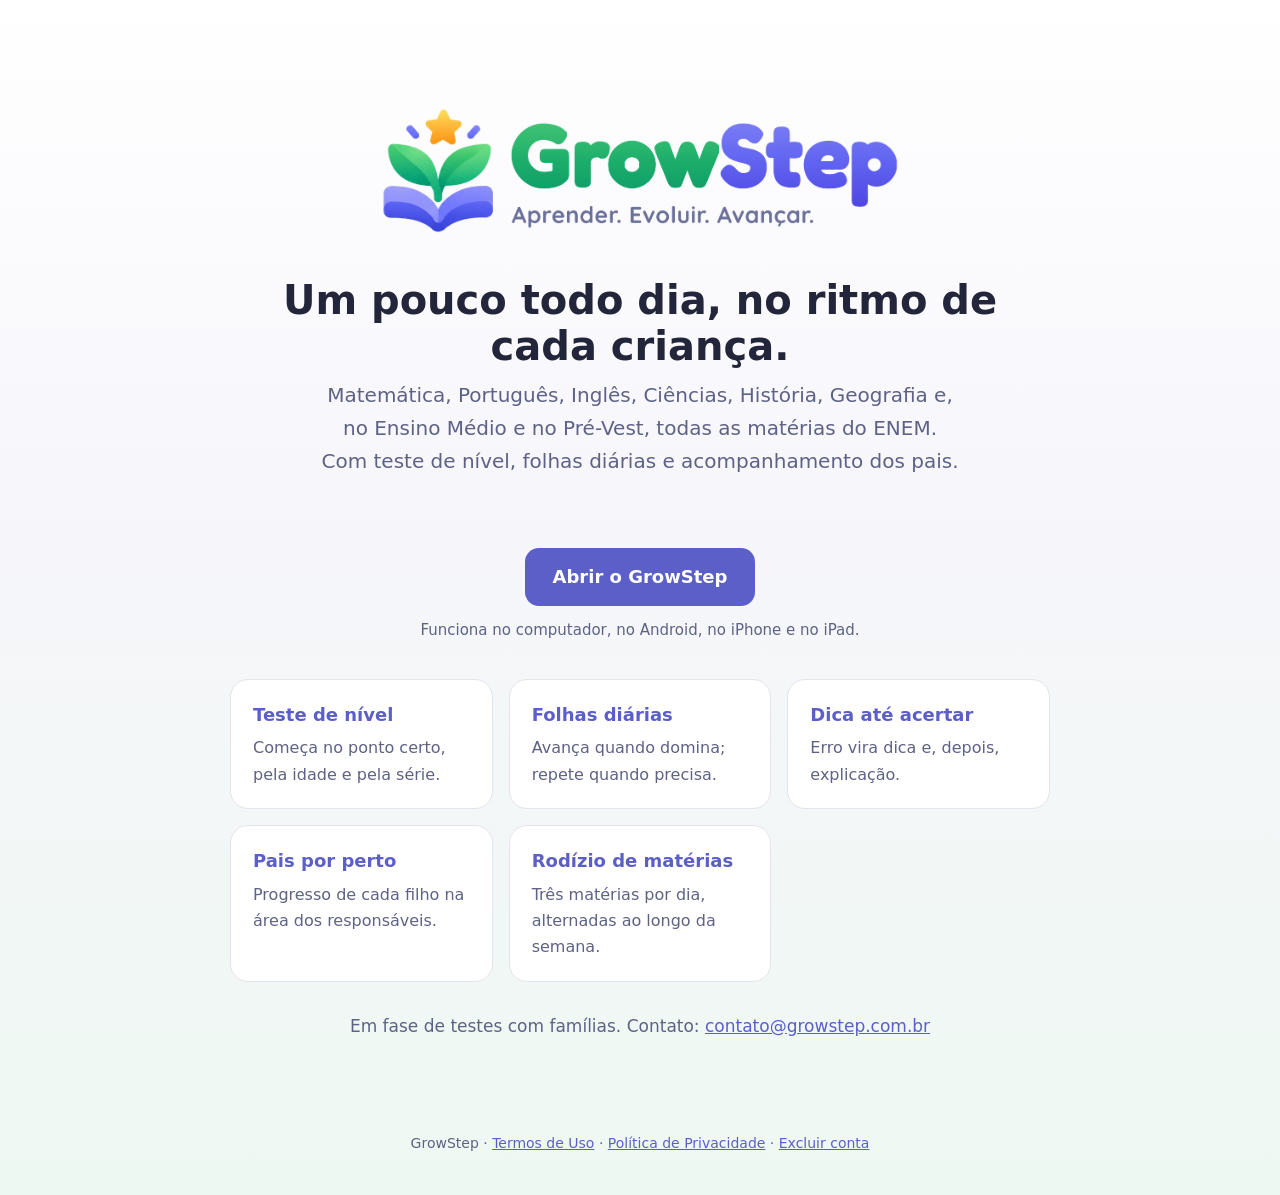
<file: index.html>
<!doctype html>
<html lang="pt-BR">
<head>
<meta charset="utf-8">
<meta name="viewport" content="width=device-width, initial-scale=1">
<title>GrowStep · Aprender. Evoluir. Avançar.</title>
<meta name="description" content="Estudo diário no ritmo de cada criança: Matemática, Português, Inglês, Ciências, História, Geografia e mais, dos 6 anos ao Pré-Vest.">
<link rel="icon" href="assets/growstep-simbolo.png">
<!-- Se alguém adicionar ESTA página à tela de início do iPhone/iPad, o ícone e
     o nome são os do app, e abrir pelo ícone leva direto para o app. -->
<link rel="apple-touch-icon" href="app/icons/apple-touch-icon.png">
<meta name="apple-mobile-web-app-title" content="GrowStep">
<meta name="apple-mobile-web-app-capable" content="yes">
<meta name="mobile-web-app-capable" content="yes">
<meta name="theme-color" content="#5B5FC7">
<script>
  if (window.navigator.standalone === true || matchMedia('(display-mode: standalone)').matches) location.replace('app/');
</script>
<link rel="stylesheet" href="estilo.css">
<style>
  .hero { text-align: center; padding: 70px 20px 40px; }
  .hero img { width: min(520px, 90%); }
  .hero h1 { font-size: 40px; margin: 34px 0 10px; }
  .hero p { color: var(--soft); font-size: 20px; max-width: 640px; margin: 0 auto; }
  .cards { display: grid; grid-template-columns: repeat(auto-fit, minmax(220px, 1fr)); gap: 16px; margin: 36px 0 10px; }
  .card { background: #fff; border: 1px solid var(--line); border-radius: 18px; padding: 20px 22px; }
  .card h3 { margin: 0 0 6px; color: var(--purple); }
  .card p { margin: 0; color: var(--soft); font-size: 16px; }
  .cta { text-align: center; margin: 30px 0 6px; }
  .cta a.btn { display: inline-block; background: var(--purple); color: #fff; text-decoration: none; font-weight: 800;
               font-size: 18px; padding: 14px 28px; border-radius: 14px; }
  .cta p { color: var(--soft); font-size: 15px; margin: 12px auto 0; max-width: 560px; }
  .hidden { display: none !important; }
  .modal { position: fixed; inset: 0; background: rgba(35, 37, 58, .45); display: flex; align-items: flex-end; justify-content: center; z-index: 10; }
  .sheet { background: #fff; border-radius: 22px 22px 0 0; padding: 24px 22px 28px; width: min(560px, 100%); box-sizing: border-box; }
  .sheet h2 { margin: 0 0 6px; color: var(--purple); }
  .sheet ol { padding-left: 22px; }
  .sheet li { margin: 10px 0; }
  .muted { color: var(--soft); font-size: 15px; }
  .close { font: inherit; font-weight: 700; width: 100%; padding: 12px; border-radius: 12px; border: 1px solid var(--line); background: #fff; margin-top: 8px; }
</style>
</head>
<body>
<main><div class="wrap">
  <section class="hero">
    <img src="assets/growstep-logo.png" alt="GrowStep: Aprender. Evoluir. Avançar.">
    <h1>Um pouco todo dia, no ritmo de cada criança.</h1>
    <p>Matemática, Português, Inglês, Ciências, História, Geografia e, no Ensino Médio e no Pré-Vest, todas as matérias do ENEM. Com teste de nível, folhas diárias e acompanhamento dos pais.</p>
  </section>
  <div class="cta">
    <a class="btn" id="open" href="app/">Abrir o GrowStep</a>
    <p id="openHint">Funciona no computador, no Android, no iPhone e no iPad.</p>
    <p id="otherWays" class="hidden"><a href="app/">Usar no navegador, sem instalar</a></p>
  </div>

  <!-- Passo a passo do Android (aparece depois de tocar em baixar). -->
  <div id="androidSteps" class="modal hidden" role="dialog" aria-modal="true" aria-labelledby="androidTitle">
    <div class="sheet">
      <h2 id="androidTitle">Instalando no Android</h2>
      <p id="androidFile" class="muted"></p>
      <ol>
        <li>Quando o download terminar, toque em <strong>Abrir</strong> (ou abra o arquivo nas notificações).</li>
        <li>Se o Android pedir, permita <strong>"Instalar apps desta fonte"</strong> para o navegador e volte.</li>
        <li>Toque em <strong>Instalar</strong>. Pronto: o GrowStep aparece junto com os outros apps.</li>
      </ol>
      <p class="muted">O Chrome pode avisar que o arquivo "pode ser perigoso": é o aviso padrão para apps baixados fora da Play Store. O app é assinado pela GrowStep.</p>
      <p><a id="androidAgain" href="#">Baixar de novo</a><span id="androidOldWrap" class="hidden"> · <a id="androidOld" href="#">Aparelho mais antigo? Use esta versão</a></span> · <a href="app/">Usar no navegador</a></p>
      <button class="close" data-close>Fechar</button>
    </div>
  </div>
  <div class="cards">
    <div class="card"><h3>Teste de nível</h3><p>Começa no ponto certo, pela idade e pela série.</p></div>
    <div class="card"><h3>Folhas diárias</h3><p>Avança quando domina; repete quando precisa.</p></div>
    <div class="card"><h3>Dica até acertar</h3><p>Erro vira dica e, depois, explicação.</p></div>
    <div class="card"><h3>Pais por perto</h3><p>Progresso de cada filho na área dos responsáveis.</p></div>
    <div class="card"><h3>Rodízio de matérias</h3><p>Três matérias por dia, alternadas ao longo da semana.</p></div>
  </div>
  <p style="text-align:center;color:var(--soft);margin-top:30px">Em fase de testes com famílias. Contato: <a href="mailto:contato@growstep.com.br">contato@growstep.com.br</a></p>
</div></main>
<footer>GrowStep · <a href="termos/">Termos de Uso</a> · <a href="privacidade/">Política de Privacidade</a> · <a href="excluir-conta/">Excluir conta</a></footer>
<script>
// Reconhece o aparelho e adapta o botão: Android baixa o APK; iPhone/iPad
// abre o app com o passo a passo de "Adicionar à Tela de Início".
(() => {
  const ua = navigator.userAgent;
  const isIOS = /iPhone|iPad|iPod/.test(ua) || (/Macintosh/.test(ua) && navigator.maxTouchPoints > 1); // iPadOS se apresenta como Mac
  const isAndroid = /Android/.test(ua);
  const $ = (id) => document.getElementById(id);
  const open = $('open');

  if (isIOS) {
    const device = /iPad/.test(ua) || /Macintosh/.test(ua) ? 'iPad' : 'iPhone';
    open.textContent = `Instalar no ${device}`;
    open.href = 'app/?instalar=ios';
    $('openHint').textContent = `Abre o app e mostra como colocar o ícone na tela de início do ${device}.`;
    return;
  }
  if (!isAndroid) return; // computador: abre o app no navegador

  const api = 'https://phpqhsfjvaupvsmhskoe.supabase.co';
  const key = 'sb_publishable_vGdDKP4_6xcySNyPMNlB1A_Zggg_YUq'; // chave pública; só leitura das versões
  const fileUrl = (path) => `${api}/storage/v1/object/public/releases/${path}`;
  let latest = null, older = null;

  open.textContent = 'Baixar o app para Android';
  $('openHint').textContent = 'Baixa o GrowStep direto no seu aparelho.';
  $('otherWays').classList.remove('hidden');

  // Versão mais nova publicada no painel (a mesma que o app usa para se atualizar).
  const found = fetch(`${api}/rest/v1/app_releases?select=version_name,version_code,abi,apk_path,size_bytes&abi=in.(arm64-v8a,armeabi-v7a)&order=version_code.desc&limit=4`,
    { headers: { apikey: key } })
    .then((r) => (r.ok ? r.json() : []))
    .then((rows) => {
      const top = rows.length ? rows[0].version_code : null;
      latest = rows.find((r) => r.version_code === top && r.abi === 'arm64-v8a') || null;
      older = rows.find((r) => r.version_code === top && r.abi === 'armeabi-v7a') || null;
    })
    .catch(() => {});

  const download = (release) => {
    const a = document.createElement('a');
    a.href = fileUrl(release.apk_path);
    a.download = `GrowStep-${release.version_name}.apk`;
    document.body.appendChild(a); a.click(); a.remove();
  };

  open.addEventListener('click', async (e) => {
    e.preventDefault();
    await found;
    if (!latest) { location.href = 'app/'; return; } // nada publicado: usa no navegador
    download(latest);
    $('androidFile').textContent = `GrowStep ${latest.version_name} · ${Math.round(latest.size_bytes / 1048576)} MB`;
    $('androidOldWrap').classList.toggle('hidden', !older);
    $('androidSteps').classList.remove('hidden');
  });
  $('androidAgain').addEventListener('click', (e) => { e.preventDefault(); if (latest) download(latest); });
  $('androidOld').addEventListener('click', (e) => { e.preventDefault(); if (older) download(older); });
  document.querySelectorAll('[data-close]').forEach((b) => b.addEventListener('click', () => $('androidSteps').classList.add('hidden')));
})();
</script>
</body>
</html>
</file>
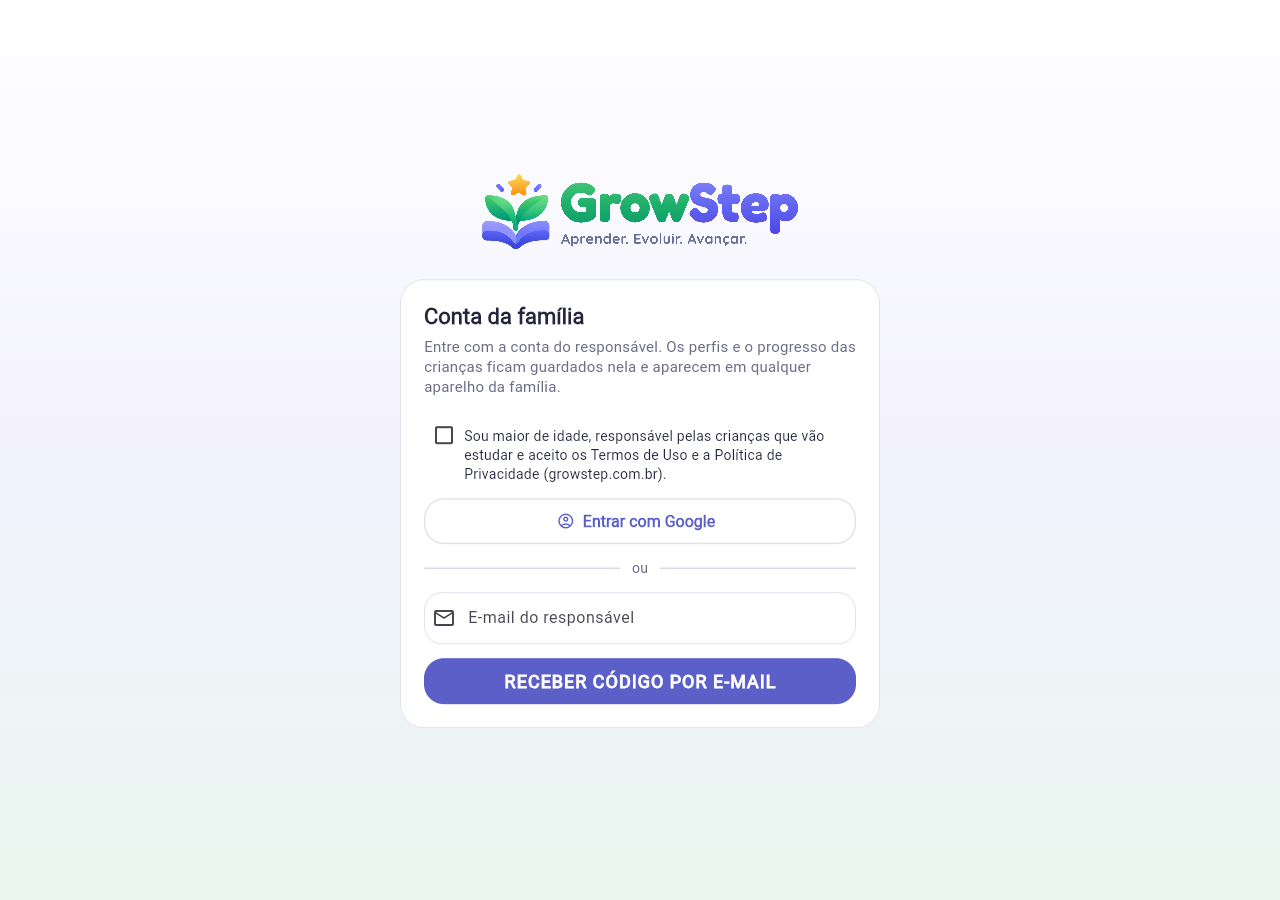
<file: app/index.html>
<!DOCTYPE html>
<html lang="pt-BR">
<head>
  <!-- Caminho onde o app é servido (trocado por flutter build web --base-href). -->
  <base href="/app/">

  <meta charset="UTF-8">
  <meta name="viewport" content="width=device-width, initial-scale=1, viewport-fit=cover">
  <meta name="description" content="GrowStep: Aprender. Evoluir. Avançar. Estudo diário com acompanhamento dos pais.">
  <meta name="theme-color" content="#5B5FC7">

  <!-- iPhone e iPad: "Adicionar à Tela de Início" abre como app, sem a barra do Safari. -->
  <meta name="mobile-web-app-capable" content="yes">
  <meta name="apple-mobile-web-app-capable" content="yes">
  <meta name="apple-mobile-web-app-status-bar-style" content="default">
  <meta name="apple-mobile-web-app-title" content="GrowStep">
  <link rel="apple-touch-icon" href="icons/apple-touch-icon.png">

  <link rel="icon" type="image/png" href="favicon.png">
  <title>GrowStep</title>
  <link rel="manifest" href="manifest.json">

  <style>
    html, body { margin: 0; height: 100%; background: #F6F5F1; }
    /* Tela de abertura enquanto o app carrega (o Flutter substitui ao iniciar). */
    #splash { position: fixed; inset: 0; display: flex; flex-direction: column; align-items: center; justify-content: center;
              font-family: -apple-system, "Segoe UI", Roboto, sans-serif; color: #6B6E85; gap: 18px; }
    #splash img { width: 120px; height: 120px; border-radius: 28px; }
    #splash .bar { width: 160px; height: 6px; border-radius: 3px; background: #E4E3EC; overflow: hidden; }
    #splash .bar::after { content: ""; display: block; width: 40%; height: 100%; background: #5B5FC7; border-radius: 3px;
                          animation: load 1.2s ease-in-out infinite; }
    @keyframes load { 0% { transform: translateX(-100%); } 100% { transform: translateX(260%); } }
  </style>
</head>
<body class="allow-portrait">
  <div id="splash">
    <img src="icons/Icon-192.png" alt="GrowStep">
    <div class="bar"></div>
  </div>
  <!-- O GrowStep é usado na horizontal depois do login (antes, a classe "allow-portrait"
       no body deixa em pé para digitar). Onde o navegador não deixa travar
       (iPhone/iPad), aparece este aviso enquanto o aparelho estiver em pé. -->
  <div id="rotate" aria-live="polite">
    <svg viewBox="0 0 64 64" width="84" height="84" aria-hidden="true">
      <rect x="22" y="8" width="20" height="36" rx="4" fill="none" stroke="#5B5FC7" stroke-width="3"/>
      <rect x="14" y="36" width="36" height="20" rx="4" fill="#ECECFB" stroke="#5B5FC7" stroke-width="3"/>
      <path d="M46 14c6 3 9 8 9 14" fill="none" stroke="#3DBE7A" stroke-width="3" stroke-linecap="round"/>
      <path d="M51 26l4 3 3-5" fill="none" stroke="#3DBE7A" stroke-width="3" stroke-linecap="round" stroke-linejoin="round"/>
    </svg>
    <strong>Gire o aparelho</strong>
    <span>O GrowStep funciona com a tela deitada.</span>
  </div>
  <style>
    #rotate { display: none; }
    @media (orientation: portrait) and (pointer: coarse) {
      body:not(.installing):not(.allow-portrait) #rotate { display: flex; position: fixed; inset: 0; z-index: 2147483646; background: #F6F5F1;
        flex-direction: column; align-items: center; justify-content: center; gap: 10px; text-align: center; padding: 24px;
        font-family: -apple-system, "Segoe UI", Roboto, sans-serif; color: #6B6E85; }
      #rotate strong { font-size: 22px; color: #23253A; }
      #rotate svg { animation: tilt 2.4s ease-in-out infinite; }
    }
    @keyframes tilt { 0%, 35% { transform: rotate(0); } 55%, 100% { transform: rotate(-90deg); } }
  </style>
  <script>
    // Android (app instalado pelo navegador): trava de verdade na horizontal quando o navegador permite.
    try { screen.orientation?.lock?.('landscape').catch(() => {}); } catch (_) {}
  </script>

  <!-- iPhone/iPad no Safari (fora do app instalado): como colocar o ícone na tela de início.
       O iOS não permite instalar automaticamente; este é o único caminho. -->
  <div id="iosInstall" role="dialog" aria-modal="true" aria-labelledby="iosTitle" hidden>
    <div class="sheet">
      <img src="icons/Icon-192.png" alt="" class="logo">
      <h2 id="iosTitle">Instale o GrowStep no seu <span data-device>iPhone</span></h2>
      <ol>
        <li>Toque em <strong>Compartilhar</strong>
          <svg viewBox="0 0 24 24" width="22" height="22" aria-label="ícone Compartilhar"><path fill="none" stroke="#1E7BF2" stroke-width="1.8" stroke-linecap="round" stroke-linejoin="round" d="M12 3v12M7.5 7.5 12 3l4.5 4.5M7 11H5.5A1.5 1.5 0 0 0 4 12.5v7A1.5 1.5 0 0 0 5.5 21h13a1.5 1.5 0 0 0 1.5-1.5v-7A1.5 1.5 0 0 0 18.5 11H17"/></svg>
          <span data-where>na barra de baixo do Safari</span>.</li>
        <li>Role e toque em <strong>Adicionar à Tela de Início</strong>
          <svg viewBox="0 0 24 24" width="22" height="22" aria-label="ícone Adicionar"><rect x="3.5" y="3.5" width="17" height="17" rx="4" fill="none" stroke="#23253A" stroke-width="1.8"/><path d="M12 8v8M8 12h8" stroke="#23253A" stroke-width="1.8" stroke-linecap="round"/></svg>.</li>
        <li>Toque em <strong>Adicionar</strong>. Depois, abra o GrowStep pelo ícone novo.</li>
      </ol>
      <p class="muted" data-other-browser hidden>Se não achar a opção, abra growstep.com.br no <strong>Safari</strong>.</p>
      <button id="iosLater">Agora não, usar no navegador</button>
    </div>
  </div>
  <style>
    #iosInstall { position: fixed; inset: 0; z-index: 2147483647; background: rgba(35, 37, 58, .5); display: flex; align-items: flex-end; justify-content: center;
                  font-family: -apple-system, "Segoe UI", Roboto, sans-serif; color: #23253A; }
    #iosInstall[hidden] { display: none; }
    #iosInstall .sheet { background: #fff; border-radius: 22px 22px 0 0; padding: 22px 22px calc(22px + env(safe-area-inset-bottom)); width: min(540px, 100%); box-sizing: border-box; }
    #iosInstall .logo { width: 56px; height: 56px; border-radius: 14px; display: block; }
    #iosInstall h2 { font-size: 21px; margin: 12px 0 6px; }
    #iosInstall ol { padding-left: 22px; font-size: 17px; line-height: 1.45; }
    #iosInstall li { margin: 10px 0; }
    #iosInstall svg { vertical-align: -5px; margin: 0 2px; }
    #iosInstall .muted { color: #6B6E85; font-size: 15px; }
    #iosInstall button { font: inherit; font-weight: 700; width: 100%; padding: 13px; border-radius: 12px; border: 1px solid #E4E3EC; background: #fff; color: #5B5FC7; margin-top: 6px; }
  </style>
  <script>
    (() => {
      const ua = navigator.userAgent;
      const isIOS = /iPhone|iPad|iPod/.test(ua) || (/Macintosh/.test(ua) && navigator.maxTouchPoints > 1);
      const installed = window.navigator.standalone === true || matchMedia('(display-mode: standalone)').matches;
      if (!isIOS || installed) return;
      let dismissed = false;
      try { dismissed = localStorage.getItem('gs-ios-install') === 'depois'; } catch (_) {}
      const asked = new URLSearchParams(location.search).has('instalar');
      if (dismissed && !asked) return;
      const box = document.getElementById('iosInstall');
      const iPad = /iPad/.test(ua) || /Macintosh/.test(ua);
      box.querySelector('[data-device]').textContent = iPad ? 'iPad' : 'iPhone';
      // No iPad o Compartilhar fica no alto; em outros navegadores, no menu.
      const otherBrowser = /CriOS|FxiOS|EdgiOS|OPiOS/.test(ua);
      box.querySelector('[data-where]').textContent = otherBrowser ? 'no menu do navegador' : iPad ? 'no alto da tela, ao lado do endereço' : 'na barra de baixo do Safari';
      box.querySelector('[data-other-browser]').hidden = !otherBrowser;
      box.hidden = false;
      // Instruções de instalação primeiro (no Safari é mais fácil com o aparelho em pé).
      document.body.classList.add('installing');
      document.getElementById('iosLater').onclick = () => {
        box.hidden = true;
        document.body.classList.remove('installing');
        try { localStorage.setItem('gs-ios-install', 'depois'); } catch (_) {}
      };
    })();
  </script>
  <script>
    // Tira a tela de abertura quando o app desenha o primeiro quadro.
    window.addEventListener('flutter-first-frame', () => document.getElementById('splash')?.remove());
    // Guarda o app no aparelho (abre sem internet). O sw.js é gerado por tools/build_pwa.mjs.
    if ('serviceWorker' in navigator) {
      // Versão nova publicada: o sw.js novo assume na hora. Se isso acontecer
      // logo na abertura, recarrega para já mostrar a versão nova; depois disso,
      // a atualização fica para a próxima abertura (nunca interrompe uma folha).
      const openedAt = Date.now();
      const hadController = !!navigator.serviceWorker.controller;
      let reloaded = false;
      navigator.serviceWorker.addEventListener('controllerchange', () => {
        if (hadController && !reloaded && Date.now() - openedAt < 15000) {
          reloaded = true;
          location.reload();
        }
      });
      window.addEventListener('load', () => navigator.serviceWorker.register('sw.js').catch(() => {}));
    }
  </script>
  <script src="flutter_bootstrap.js" async></script>
</body>
</html>
</file>
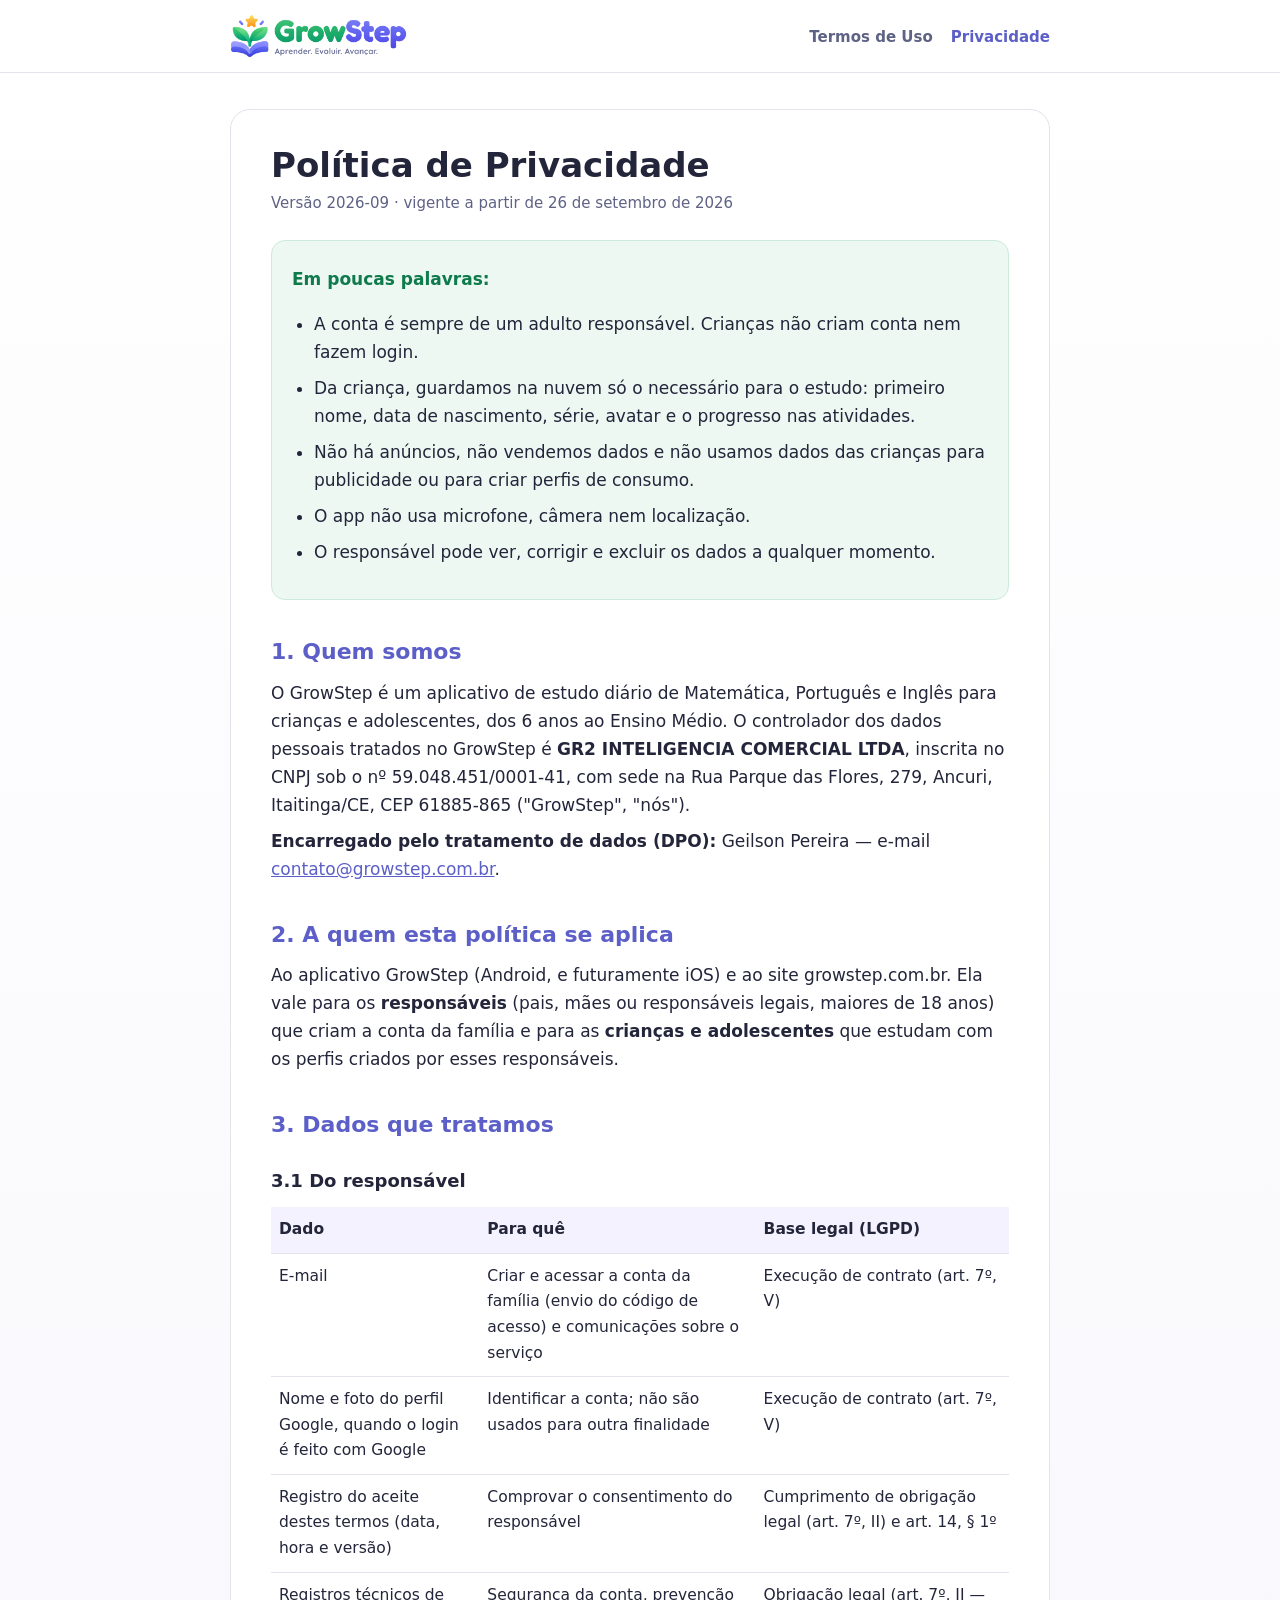
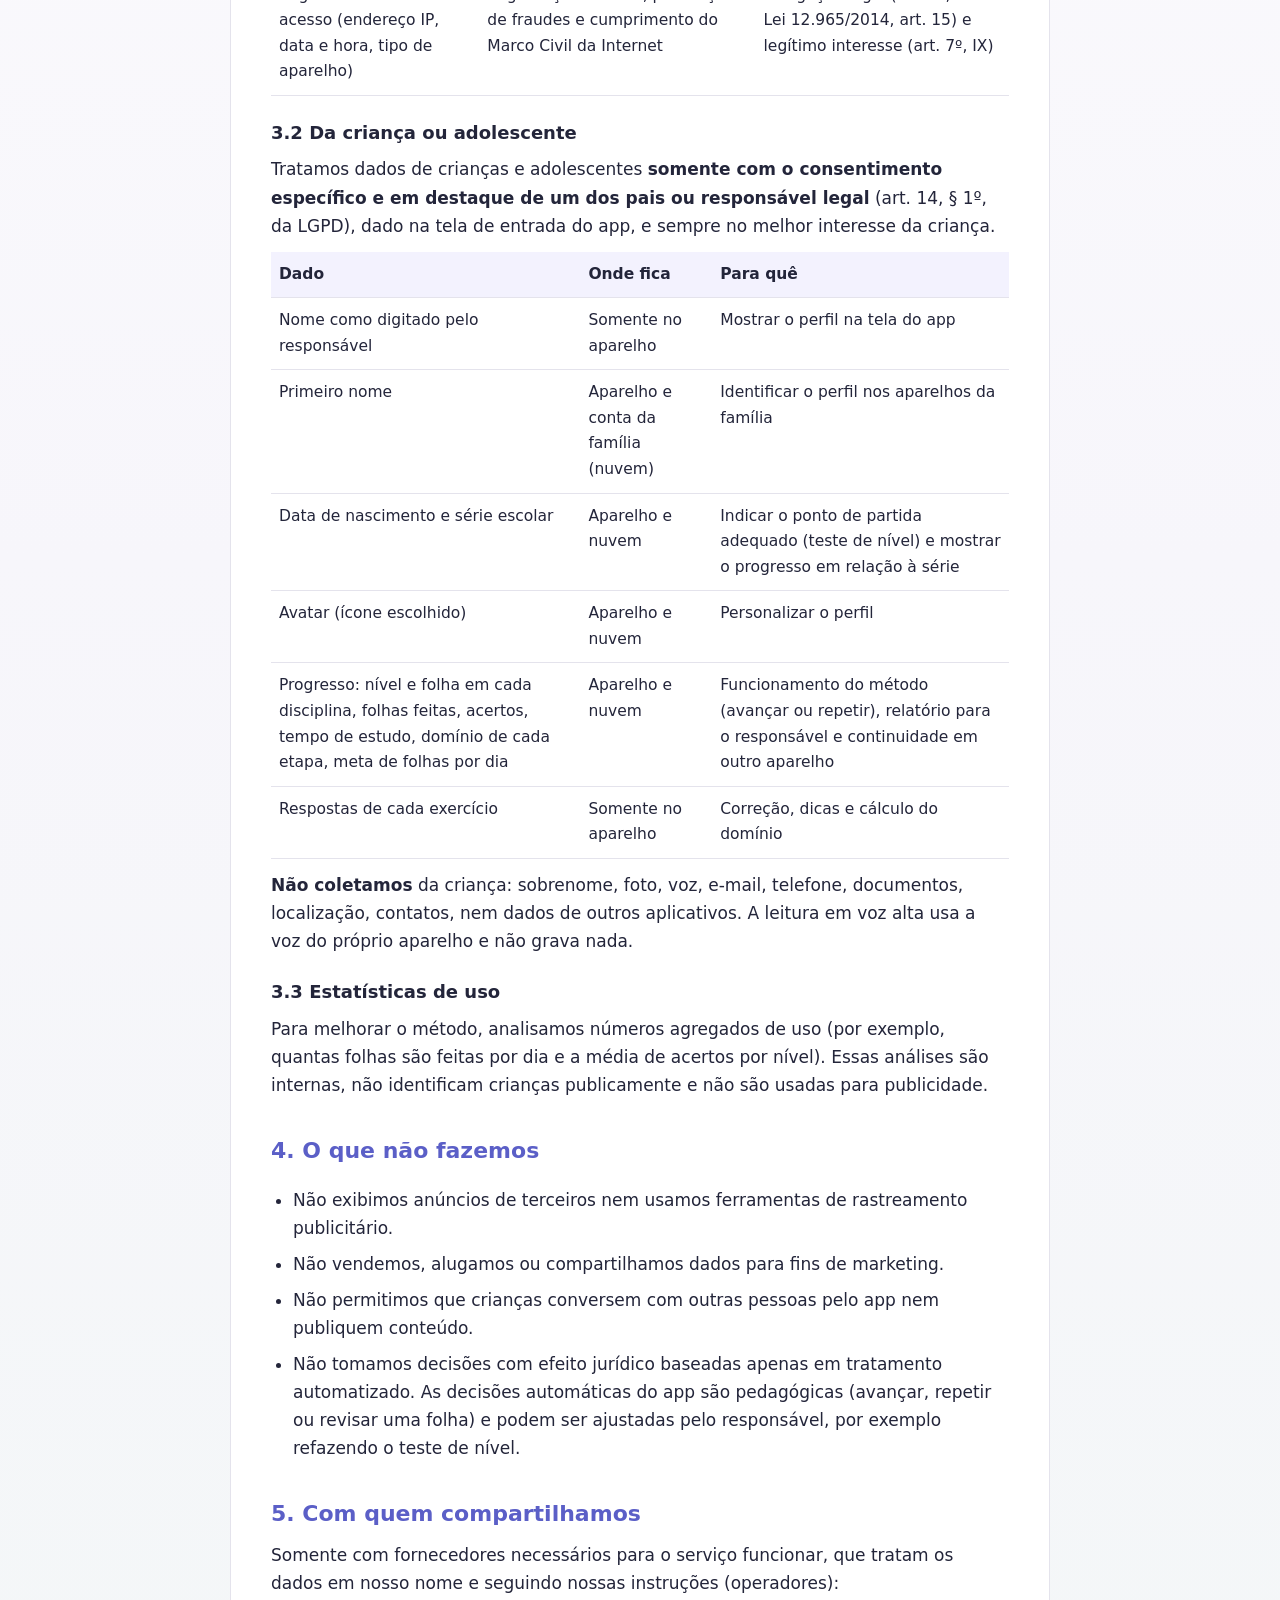
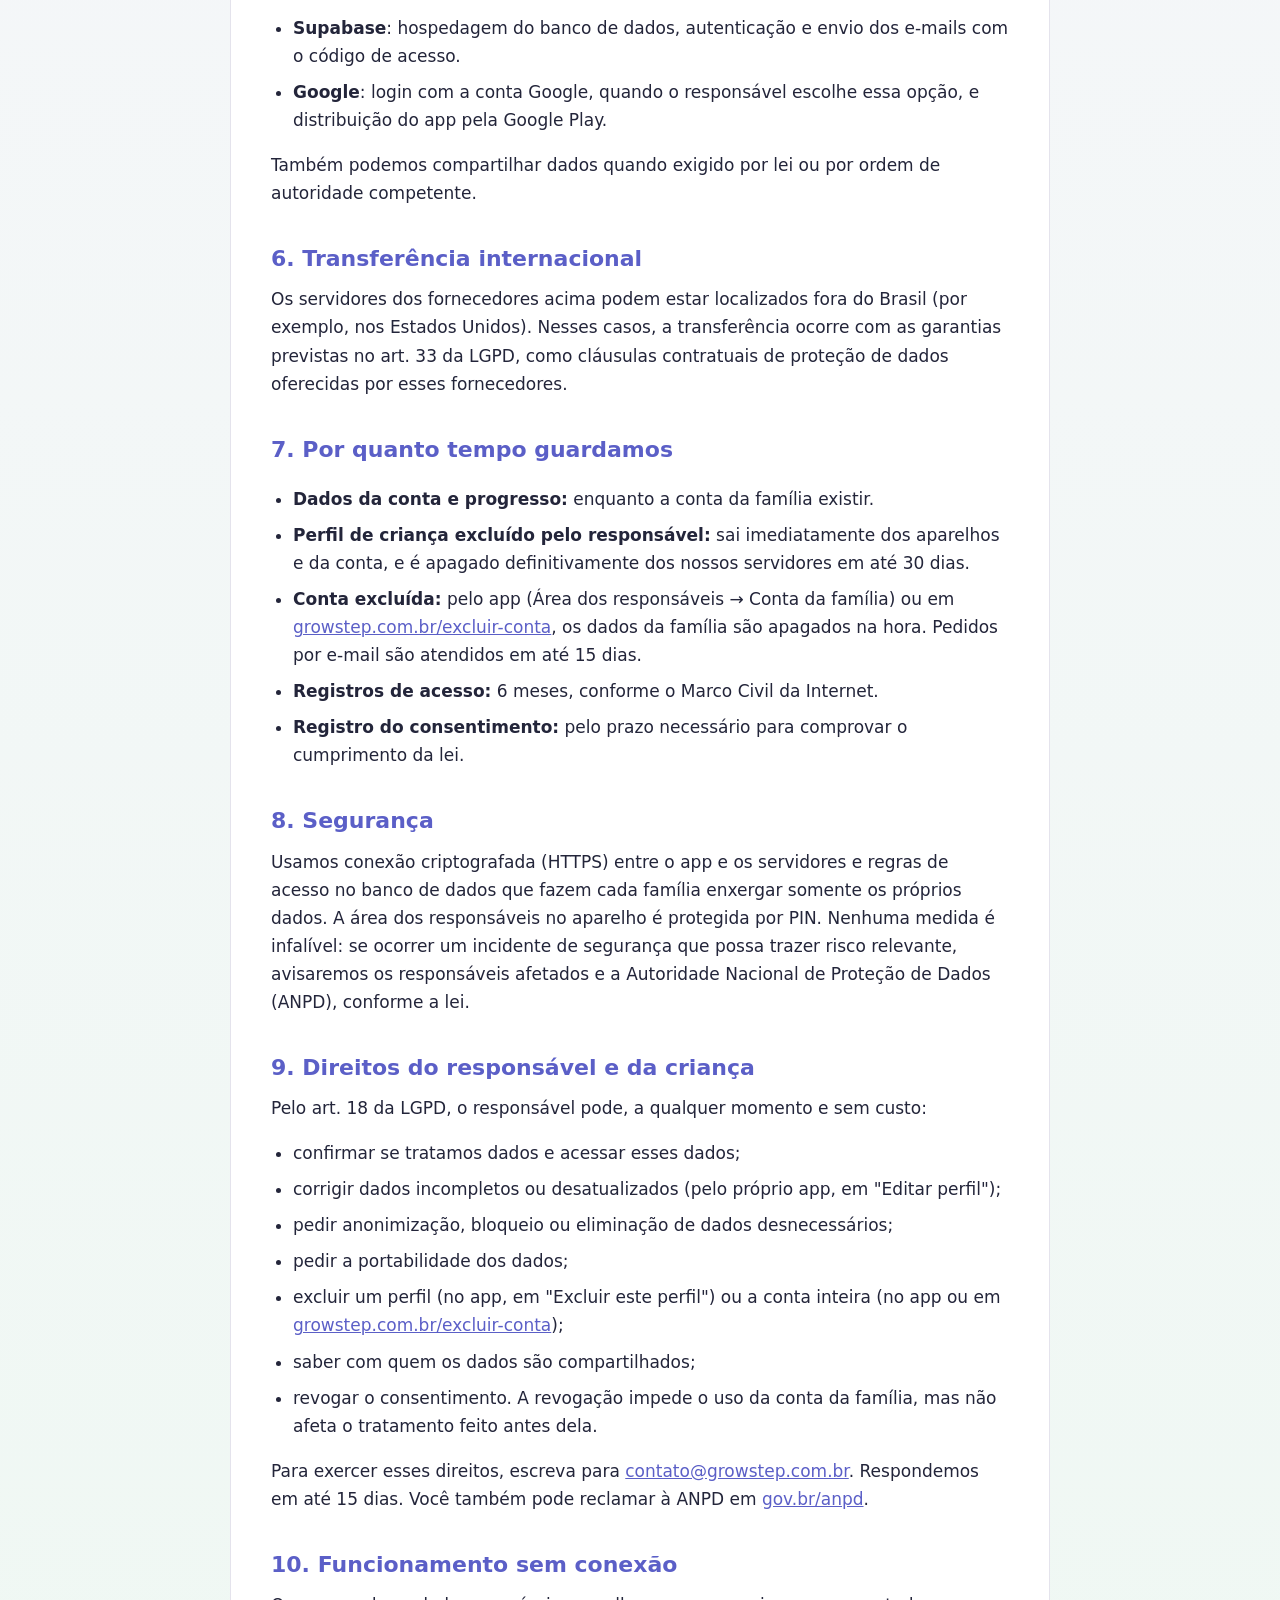
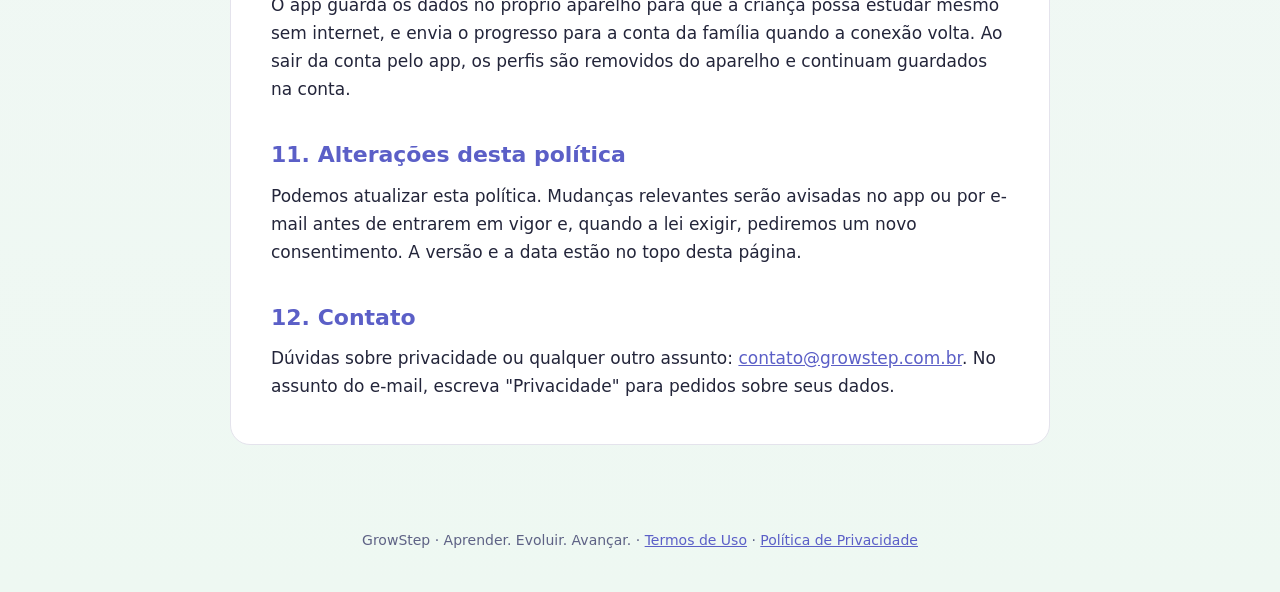
<file: privacidade/index.html>
<!doctype html>
<html lang="pt-BR">
<head>
<meta charset="utf-8">
<meta name="viewport" content="width=device-width, initial-scale=1">
<title>Política de Privacidade · GrowStep</title>
<meta name="description" content="Como o GrowStep trata os dados dos responsáveis e das crianças, conforme a LGPD.">
<link rel="icon" href="../assets/growstep-simbolo.png">
<link rel="stylesheet" href="../estilo.css">
</head>
<body>
<header><div class="wrap">
  <a href="../"><img src="../assets/growstep-logo.png" alt="GrowStep: Aprender. Evoluir. Avançar."></a>
  <nav><a href="../termos/">Termos de Uso</a><a href="../privacidade/" aria-current="page">Privacidade</a></nav>
</div></header>

<main><div class="wrap"><article>
<h1>Política de Privacidade</h1>
<p class="meta">Versão 2026-09 · vigente a partir de 26 de setembro de 2026</p>

<div class="resumo">
  <p><strong>Em poucas palavras:</strong></p>
  <ul>
    <li>A conta é sempre de um adulto responsável. Crianças não criam conta nem fazem login.</li>
    <li>Da criança, guardamos na nuvem só o necessário para o estudo: primeiro nome, data de nascimento, série, avatar e o progresso nas atividades.</li>
    <li>Não há anúncios, não vendemos dados e não usamos dados das crianças para publicidade ou para criar perfis de consumo.</li>
    <li>O app não usa microfone, câmera nem localização.</li>
    <li>O responsável pode ver, corrigir e excluir os dados a qualquer momento.</li>
  </ul>
</div>

<h2>1. Quem somos</h2>
<p>O GrowStep é um aplicativo de estudo diário de Matemática, Português e Inglês para crianças e adolescentes, dos 6 anos ao Ensino Médio. O controlador dos dados pessoais tratados no GrowStep é
<strong>GR2 INTELIGENCIA COMERCIAL LTDA</strong>, inscrita no CNPJ sob o nº 59.048.451/0001-41, com sede na Rua Parque das Flores, 279, Ancuri, Itaitinga/CE, CEP 61885-865 ("GrowStep", "nós").</p>
<p><strong>Encarregado pelo tratamento de dados (DPO):</strong> Geilson Pereira — e-mail <a href="mailto:contato@growstep.com.br">contato@growstep.com.br</a>.</p>

<h2>2. A quem esta política se aplica</h2>
<p>Ao aplicativo GrowStep (Android, e futuramente iOS) e ao site growstep.com.br. Ela vale para os <strong>responsáveis</strong> (pais, mães ou responsáveis legais, maiores de 18 anos) que criam a conta da família e para as <strong>crianças e adolescentes</strong> que estudam com os perfis criados por esses responsáveis.</p>

<h2>3. Dados que tratamos</h2>
<h3>3.1 Do responsável</h3>
<table>
  <thead><tr><th>Dado</th><th>Para quê</th><th>Base legal (LGPD)</th></tr></thead>
  <tbody>
    <tr><td>E-mail</td><td>Criar e acessar a conta da família (envio do código de acesso) e comunicações sobre o serviço</td><td>Execução de contrato (art. 7º, V)</td></tr>
    <tr><td>Nome e foto do perfil Google, quando o login é feito com Google</td><td>Identificar a conta; não são usados para outra finalidade</td><td>Execução de contrato (art. 7º, V)</td></tr>
    <tr><td>Registro do aceite destes termos (data, hora e versão)</td><td>Comprovar o consentimento do responsável</td><td>Cumprimento de obrigação legal (art. 7º, II) e art. 14, § 1º</td></tr>
    <tr><td>Registros técnicos de acesso (endereço IP, data e hora, tipo de aparelho)</td><td>Segurança da conta, prevenção de fraudes e cumprimento do Marco Civil da Internet</td><td>Obrigação legal (art. 7º, II — Lei 12.965/2014, art. 15) e legítimo interesse (art. 7º, IX)</td></tr>
  </tbody>
</table>

<h3>3.2 Da criança ou adolescente</h3>
<p>Tratamos dados de crianças e adolescentes <strong>somente com o consentimento específico e em destaque de um dos pais ou responsável legal</strong> (art. 14, § 1º, da LGPD), dado na tela de entrada do app, e sempre no melhor interesse da criança.</p>
<table>
  <thead><tr><th>Dado</th><th>Onde fica</th><th>Para quê</th></tr></thead>
  <tbody>
    <tr><td>Nome como digitado pelo responsável</td><td>Somente no aparelho</td><td>Mostrar o perfil na tela do app</td></tr>
    <tr><td>Primeiro nome</td><td>Aparelho e conta da família (nuvem)</td><td>Identificar o perfil nos aparelhos da família</td></tr>
    <tr><td>Data de nascimento e série escolar</td><td>Aparelho e nuvem</td><td>Indicar o ponto de partida adequado (teste de nível) e mostrar o progresso em relação à série</td></tr>
    <tr><td>Avatar (ícone escolhido)</td><td>Aparelho e nuvem</td><td>Personalizar o perfil</td></tr>
    <tr><td>Progresso: nível e folha em cada disciplina, folhas feitas, acertos, tempo de estudo, domínio de cada etapa, meta de folhas por dia</td><td>Aparelho e nuvem</td><td>Funcionamento do método (avançar ou repetir), relatório para o responsável e continuidade em outro aparelho</td></tr>
    <tr><td>Respostas de cada exercício</td><td>Somente no aparelho</td><td>Correção, dicas e cálculo do domínio</td></tr>
  </tbody>
</table>
<p><strong>Não coletamos</strong> da criança: sobrenome, foto, voz, e-mail, telefone, documentos, localização, contatos, nem dados de outros aplicativos. A leitura em voz alta usa a voz do próprio aparelho e não grava nada.</p>

<h3>3.3 Estatísticas de uso</h3>
<p>Para melhorar o método, analisamos números agregados de uso (por exemplo, quantas folhas são feitas por dia e a média de acertos por nível). Essas análises são internas, não identificam crianças publicamente e não são usadas para publicidade.</p>

<h2>4. O que não fazemos</h2>
<ul>
  <li>Não exibimos anúncios de terceiros nem usamos ferramentas de rastreamento publicitário.</li>
  <li>Não vendemos, alugamos ou compartilhamos dados para fins de marketing.</li>
  <li>Não permitimos que crianças conversem com outras pessoas pelo app nem publiquem conteúdo.</li>
  <li>Não tomamos decisões com efeito jurídico baseadas apenas em tratamento automatizado. As decisões automáticas do app são pedagógicas (avançar, repetir ou revisar uma folha) e podem ser ajustadas pelo responsável, por exemplo refazendo o teste de nível.</li>
</ul>

<h2>5. Com quem compartilhamos</h2>
<p>Somente com fornecedores necessários para o serviço funcionar, que tratam os dados em nosso nome e seguindo nossas instruções (operadores):</p>
<ul>
  <li><strong>Supabase</strong>: hospedagem do banco de dados, autenticação e envio dos e-mails com o código de acesso.</li>
  <li><strong>Google</strong>: login com a conta Google, quando o responsável escolhe essa opção, e distribuição do app pela Google Play.</li>
</ul>
<p>Também podemos compartilhar dados quando exigido por lei ou por ordem de autoridade competente.</p>

<h2>6. Transferência internacional</h2>
<p>Os servidores dos fornecedores acima podem estar localizados fora do Brasil (por exemplo, nos Estados Unidos). Nesses casos, a transferência ocorre com as garantias previstas no art. 33 da LGPD, como cláusulas contratuais de proteção de dados oferecidas por esses fornecedores.</p>

<h2>7. Por quanto tempo guardamos</h2>
<ul>
  <li><strong>Dados da conta e progresso:</strong> enquanto a conta da família existir.</li>
  <li><strong>Perfil de criança excluído pelo responsável:</strong> sai imediatamente dos aparelhos e da conta, e é apagado definitivamente dos nossos servidores em até 30 dias.</li>
  <li><strong>Conta excluída:</strong> pelo app (Área dos responsáveis → Conta da família) ou em <a href="../excluir-conta/">growstep.com.br/excluir-conta</a>, os dados da família são apagados na hora. Pedidos por e-mail são atendidos em até 15 dias.</li>
  <li><strong>Registros de acesso:</strong> 6 meses, conforme o Marco Civil da Internet.</li>
  <li><strong>Registro do consentimento:</strong> pelo prazo necessário para comprovar o cumprimento da lei.</li>
</ul>

<h2>8. Segurança</h2>
<p>Usamos conexão criptografada (HTTPS) entre o app e os servidores e regras de acesso no banco de dados que fazem cada família enxergar somente os próprios dados. A área dos responsáveis no aparelho é protegida por PIN. Nenhuma medida é infalível: se ocorrer um incidente de segurança que possa trazer risco relevante, avisaremos os responsáveis afetados e a Autoridade Nacional de Proteção de Dados (ANPD), conforme a lei.</p>

<h2>9. Direitos do responsável e da criança</h2>
<p>Pelo art. 18 da LGPD, o responsável pode, a qualquer momento e sem custo:</p>
<ul>
  <li>confirmar se tratamos dados e acessar esses dados;</li>
  <li>corrigir dados incompletos ou desatualizados (pelo próprio app, em "Editar perfil");</li>
  <li>pedir anonimização, bloqueio ou eliminação de dados desnecessários;</li>
  <li>pedir a portabilidade dos dados;</li>
  <li>excluir um perfil (no app, em "Excluir este perfil") ou a conta inteira (no app ou em <a href="../excluir-conta/">growstep.com.br/excluir-conta</a>);</li>
  <li>saber com quem os dados são compartilhados;</li>
  <li>revogar o consentimento. A revogação impede o uso da conta da família, mas não afeta o tratamento feito antes dela.</li>
</ul>
<p>Para exercer esses direitos, escreva para <a href="mailto:contato@growstep.com.br">contato@growstep.com.br</a>. Respondemos em até 15 dias. Você também pode reclamar à ANPD em <a href="https://www.gov.br/anpd">gov.br/anpd</a>.</p>

<h2>10. Funcionamento sem conexão</h2>
<p>O app guarda os dados no próprio aparelho para que a criança possa estudar mesmo sem internet, e envia o progresso para a conta da família quando a conexão volta. Ao sair da conta pelo app, os perfis são removidos do aparelho e continuam guardados na conta.</p>

<h2>11. Alterações desta política</h2>
<p>Podemos atualizar esta política. Mudanças relevantes serão avisadas no app ou por e-mail antes de entrarem em vigor e, quando a lei exigir, pediremos um novo consentimento. A versão e a data estão no topo desta página.</p>

<h2>12. Contato</h2>
<p>Dúvidas sobre privacidade ou qualquer outro assunto: <a href="mailto:contato@growstep.com.br">contato@growstep.com.br</a>. No assunto do e-mail, escreva "Privacidade" para pedidos sobre seus dados.</p>
</article></div></main>

<footer>GrowStep · Aprender. Evoluir. Avançar. · <a href="../termos/">Termos de Uso</a> · <a href="../privacidade/">Política de Privacidade</a></footer>
</body>
</html>
</file>
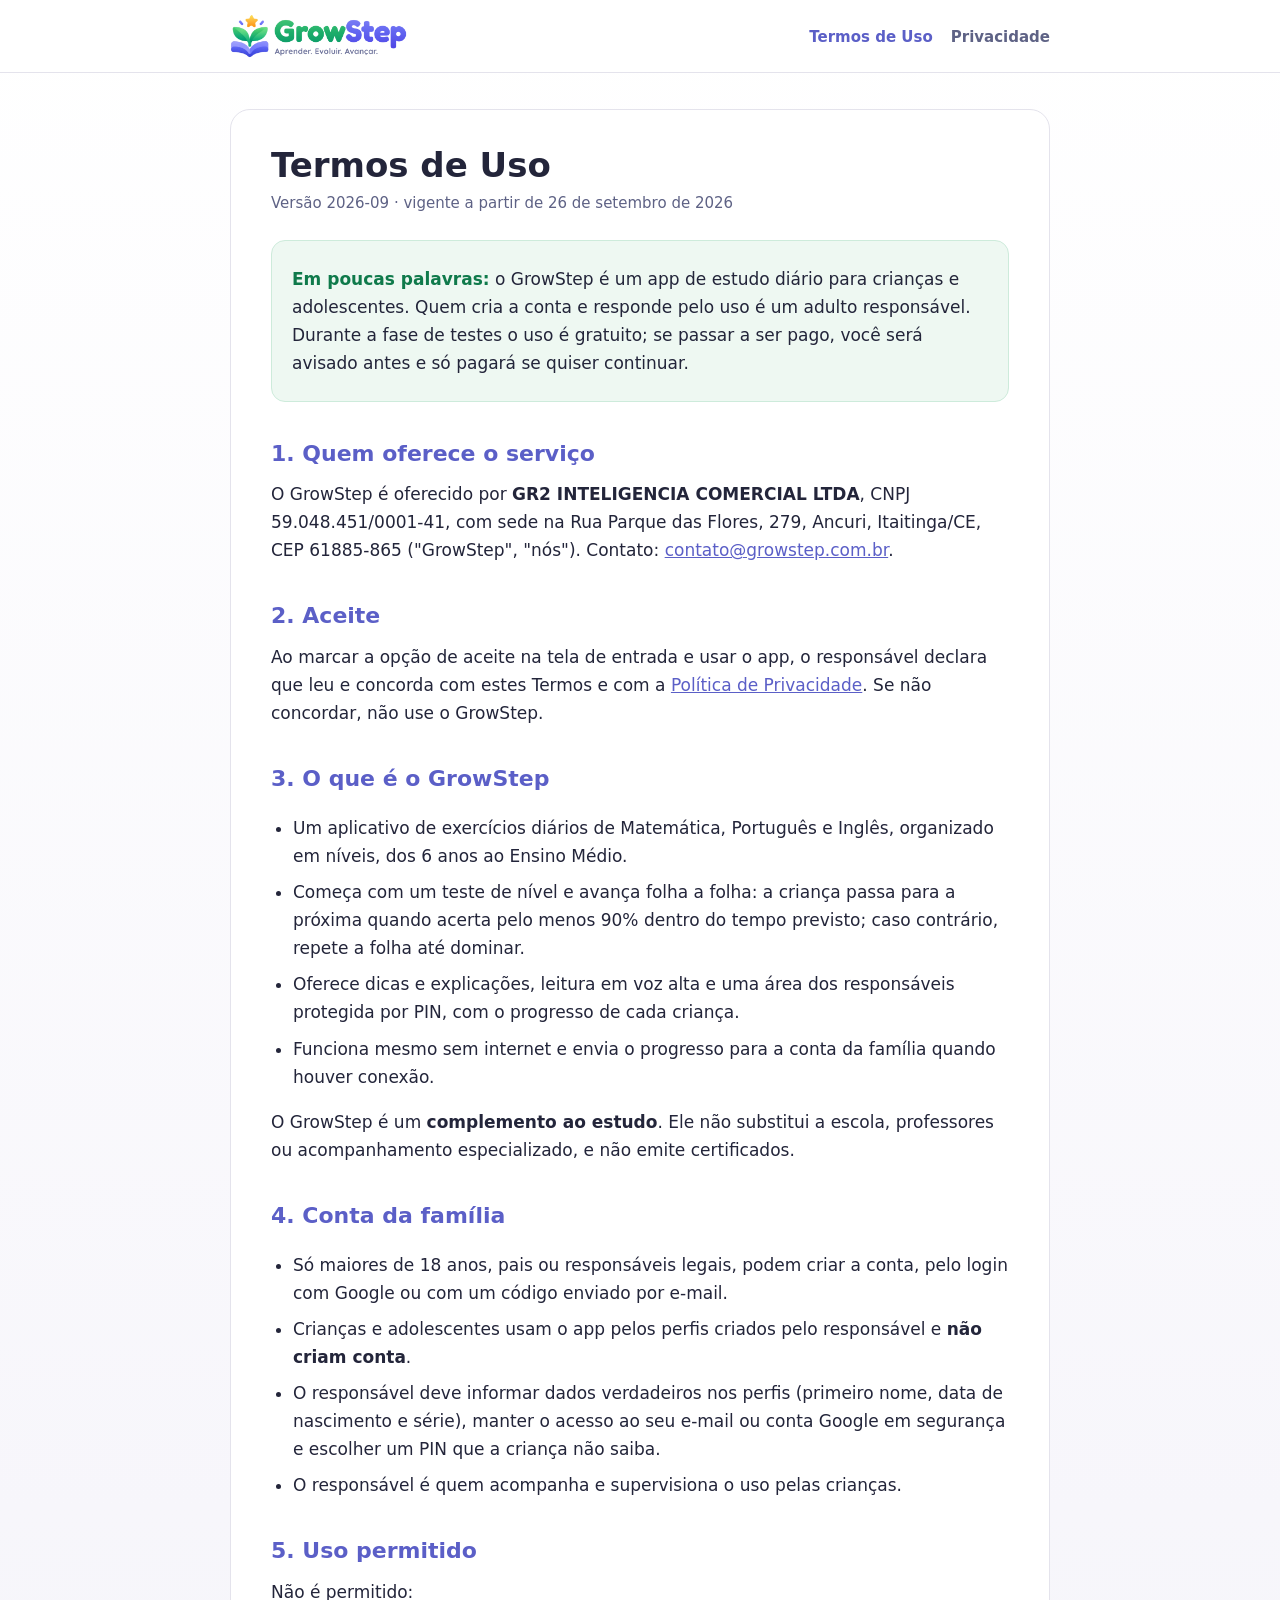
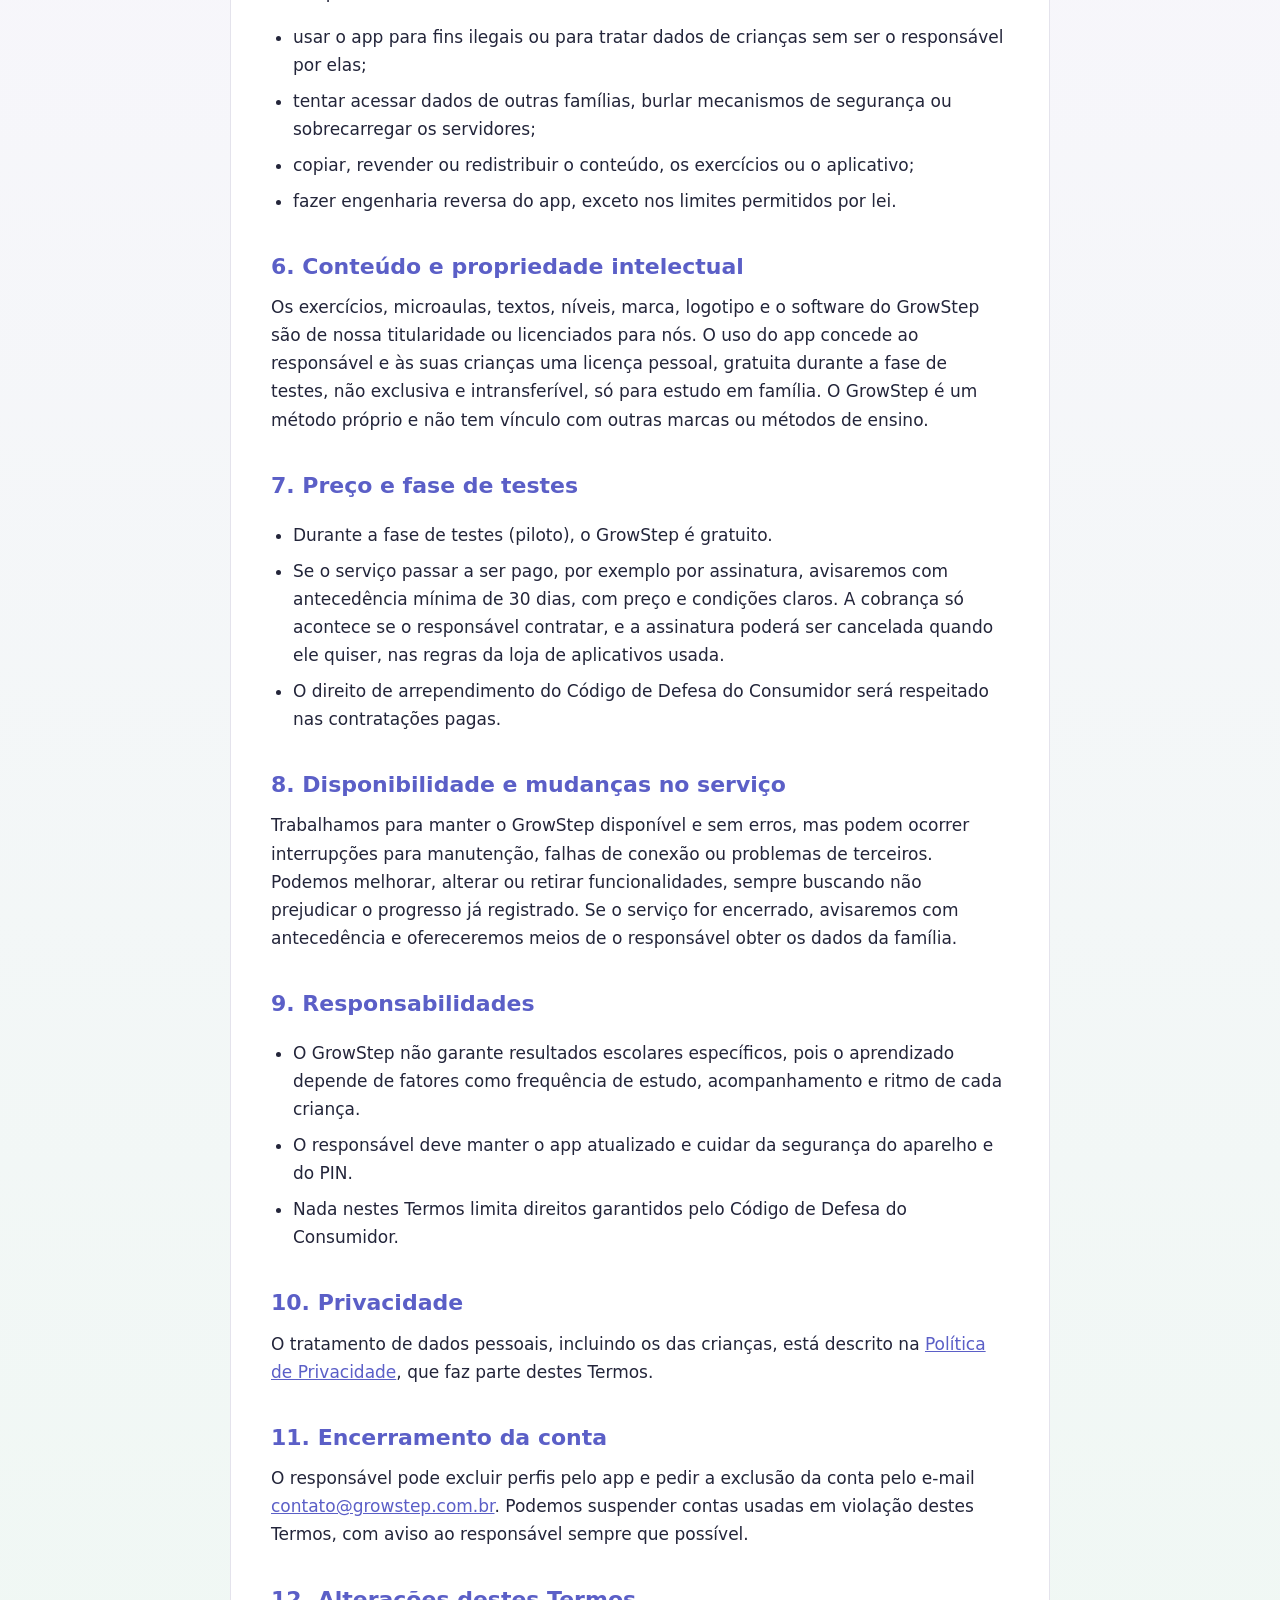
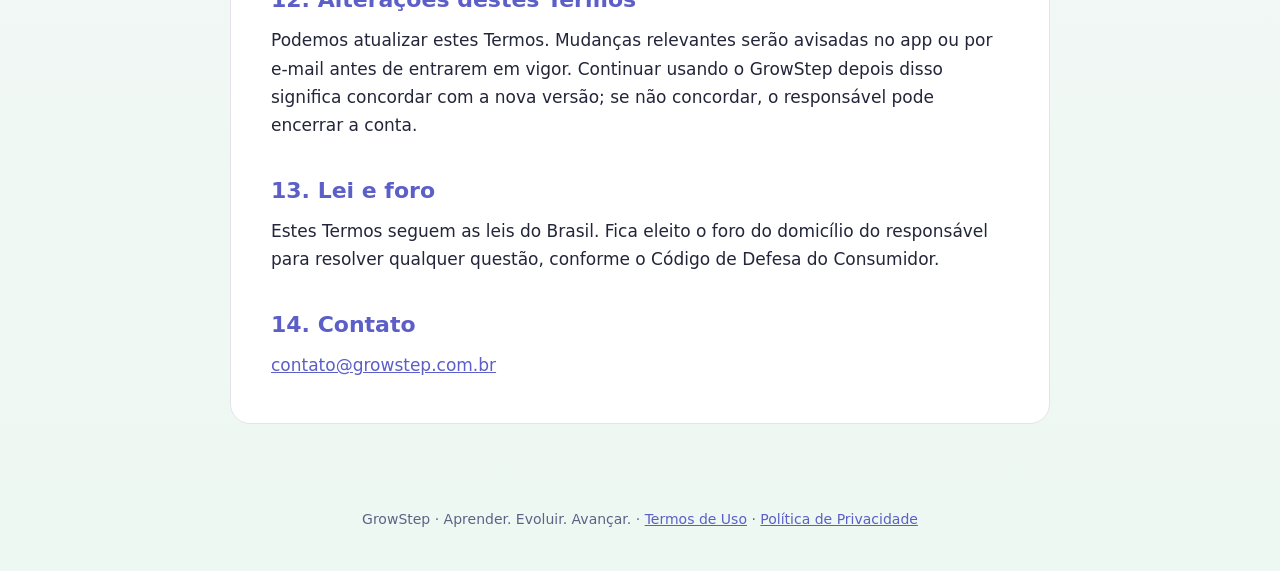
<file: termos/index.html>
<!doctype html>
<html lang="pt-BR">
<head>
<meta charset="utf-8">
<meta name="viewport" content="width=device-width, initial-scale=1">
<title>Termos de Uso · GrowStep</title>
<meta name="description" content="Regras de uso do aplicativo GrowStep.">
<link rel="icon" href="../assets/growstep-simbolo.png">
<link rel="stylesheet" href="../estilo.css">
</head>
<body>
<header><div class="wrap">
  <a href="../"><img src="../assets/growstep-logo.png" alt="GrowStep: Aprender. Evoluir. Avançar."></a>
  <nav><a href="../termos/" aria-current="page">Termos de Uso</a><a href="../privacidade/">Privacidade</a></nav>
</div></header>

<main><div class="wrap"><article>
<h1>Termos de Uso</h1>
<p class="meta">Versão 2026-09 · vigente a partir de 26 de setembro de 2026</p>

<div class="resumo">
  <p><strong>Em poucas palavras:</strong> o GrowStep é um app de estudo diário para crianças e adolescentes. Quem cria a conta e responde pelo uso é um adulto responsável. Durante a fase de testes o uso é gratuito; se passar a ser pago, você será avisado antes e só pagará se quiser continuar.</p>
</div>

<h2>1. Quem oferece o serviço</h2>
<p>O GrowStep é oferecido por <strong>GR2 INTELIGENCIA COMERCIAL LTDA</strong>, CNPJ 59.048.451/0001-41, com sede na Rua Parque das Flores, 279, Ancuri, Itaitinga/CE, CEP 61885-865 ("GrowStep", "nós"). Contato: <a href="mailto:contato@growstep.com.br">contato@growstep.com.br</a>.</p>

<h2>2. Aceite</h2>
<p>Ao marcar a opção de aceite na tela de entrada e usar o app, o responsável declara que leu e concorda com estes Termos e com a <a href="../privacidade/">Política de Privacidade</a>. Se não concordar, não use o GrowStep.</p>

<h2>3. O que é o GrowStep</h2>
<ul>
  <li>Um aplicativo de exercícios diários de Matemática, Português e Inglês, organizado em níveis, dos 6 anos ao Ensino Médio.</li>
  <li>Começa com um teste de nível e avança folha a folha: a criança passa para a próxima quando acerta pelo menos 90% dentro do tempo previsto; caso contrário, repete a folha até dominar.</li>
  <li>Oferece dicas e explicações, leitura em voz alta e uma área dos responsáveis protegida por PIN, com o progresso de cada criança.</li>
  <li>Funciona mesmo sem internet e envia o progresso para a conta da família quando houver conexão.</li>
</ul>
<p>O GrowStep é um <strong>complemento ao estudo</strong>. Ele não substitui a escola, professores ou acompanhamento especializado, e não emite certificados.</p>

<h2>4. Conta da família</h2>
<ul>
  <li>Só maiores de 18 anos, pais ou responsáveis legais, podem criar a conta, pelo login com Google ou com um código enviado por e-mail.</li>
  <li>Crianças e adolescentes usam o app pelos perfis criados pelo responsável e <strong>não criam conta</strong>.</li>
  <li>O responsável deve informar dados verdadeiros nos perfis (primeiro nome, data de nascimento e série), manter o acesso ao seu e-mail ou conta Google em segurança e escolher um PIN que a criança não saiba.</li>
  <li>O responsável é quem acompanha e supervisiona o uso pelas crianças.</li>
</ul>

<h2>5. Uso permitido</h2>
<p>Não é permitido:</p>
<ul>
  <li>usar o app para fins ilegais ou para tratar dados de crianças sem ser o responsável por elas;</li>
  <li>tentar acessar dados de outras famílias, burlar mecanismos de segurança ou sobrecarregar os servidores;</li>
  <li>copiar, revender ou redistribuir o conteúdo, os exercícios ou o aplicativo;</li>
  <li>fazer engenharia reversa do app, exceto nos limites permitidos por lei.</li>
</ul>

<h2>6. Conteúdo e propriedade intelectual</h2>
<p>Os exercícios, microaulas, textos, níveis, marca, logotipo e o software do GrowStep são de nossa titularidade ou licenciados para nós. O uso do app concede ao responsável e às suas crianças uma licença pessoal, gratuita durante a fase de testes, não exclusiva e intransferível, só para estudo em família. O GrowStep é um método próprio e não tem vínculo com outras marcas ou métodos de ensino.</p>

<h2>7. Preço e fase de testes</h2>
<ul>
  <li>Durante a fase de testes (piloto), o GrowStep é gratuito.</li>
  <li>Se o serviço passar a ser pago, por exemplo por assinatura, avisaremos com antecedência mínima de 30 dias, com preço e condições claros. A cobrança só acontece se o responsável contratar, e a assinatura poderá ser cancelada quando ele quiser, nas regras da loja de aplicativos usada.</li>
  <li>O direito de arrependimento do Código de Defesa do Consumidor será respeitado nas contratações pagas.</li>
</ul>

<h2>8. Disponibilidade e mudanças no serviço</h2>
<p>Trabalhamos para manter o GrowStep disponível e sem erros, mas podem ocorrer interrupções para manutenção, falhas de conexão ou problemas de terceiros. Podemos melhorar, alterar ou retirar funcionalidades, sempre buscando não prejudicar o progresso já registrado. Se o serviço for encerrado, avisaremos com antecedência e ofereceremos meios de o responsável obter os dados da família.</p>

<h2>9. Responsabilidades</h2>
<ul>
  <li>O GrowStep não garante resultados escolares específicos, pois o aprendizado depende de fatores como frequência de estudo, acompanhamento e ritmo de cada criança.</li>
  <li>O responsável deve manter o app atualizado e cuidar da segurança do aparelho e do PIN.</li>
  <li>Nada nestes Termos limita direitos garantidos pelo Código de Defesa do Consumidor.</li>
</ul>

<h2>10. Privacidade</h2>
<p>O tratamento de dados pessoais, incluindo os das crianças, está descrito na <a href="../privacidade/">Política de Privacidade</a>, que faz parte destes Termos.</p>

<h2>11. Encerramento da conta</h2>
<p>O responsável pode excluir perfis pelo app e pedir a exclusão da conta pelo e-mail <a href="mailto:contato@growstep.com.br">contato@growstep.com.br</a>. Podemos suspender contas usadas em violação destes Termos, com aviso ao responsável sempre que possível.</p>

<h2>12. Alterações destes Termos</h2>
<p>Podemos atualizar estes Termos. Mudanças relevantes serão avisadas no app ou por e-mail antes de entrarem em vigor. Continuar usando o GrowStep depois disso significa concordar com a nova versão; se não concordar, o responsável pode encerrar a conta.</p>

<h2>13. Lei e foro</h2>
<p>Estes Termos seguem as leis do Brasil. Fica eleito o foro do domicílio do responsável para resolver qualquer questão, conforme o Código de Defesa do Consumidor.</p>

<h2>14. Contato</h2>
<p><a href="mailto:contato@growstep.com.br">contato@growstep.com.br</a></p>
</article></div></main>

<footer>GrowStep · Aprender. Evoluir. Avançar. · <a href="../termos/">Termos de Uso</a> · <a href="../privacidade/">Política de Privacidade</a></footer>
</body>
</html>
</file>
<file: estilo.css>
:root {
  --ink: #23253A;
  --soft: #5E6285;
  --line: #E4E3EC;
  --purple: #5B5FC7;
  --green: #1FA36A;
  --bg: #F7F6FB;
  --card: #FFFFFF;
}
* { box-sizing: border-box; }
body {
  margin: 0;
  font-family: "Nunito", system-ui, -apple-system, "Segoe UI", Roboto, sans-serif;
  color: var(--ink);
  background: linear-gradient(180deg, #FFFFFF 0%, var(--bg) 40%, #EEF8F2 100%);
  line-height: 1.65;
  font-size: 17px;
  min-height: 100vh;
}
header {
  background: #fff;
  border-bottom: 1px solid var(--line);
}
header .wrap { display: flex; align-items: center; justify-content: space-between; gap: 16px; padding-top: 14px; padding-bottom: 14px; }
header img { height: 44px; display: block; }
nav a { color: var(--soft); text-decoration: none; font-weight: 700; margin-left: 18px; font-size: 15px; }
nav a:hover, nav a[aria-current] { color: var(--purple); }
.wrap { max-width: 860px; margin: 0 auto; padding-left: 20px; padding-right: 20px; }
main .wrap { padding-top: 36px; padding-bottom: 60px; }
article { background: var(--card); border: 1px solid var(--line); border-radius: 20px; padding: 36px 40px; }
h1 { font-size: 34px; line-height: 1.15; margin: 0 0 6px; }
.meta { color: var(--soft); font-size: 15px; margin: 0 0 24px; }
h2 { font-size: 22px; margin: 34px 0 8px; color: var(--purple); }
h3 { font-size: 18px; margin: 22px 0 6px; }
p, li { margin: 8px 0; }
ul { padding-left: 22px; }
table { width: 100%; border-collapse: collapse; margin: 12px 0; font-size: 15.5px; }
th, td { text-align: left; vertical-align: top; border-bottom: 1px solid var(--line); padding: 10px 8px; }
th { background: #F3F2FE; }
.resumo { background: #EEF8F2; border: 1px solid #CDEBDB; border-radius: 14px; padding: 16px 20px; margin: 18px 0 8px; }
.resumo strong { color: #0F7A4B; }
.pendente { background: #FFF3B0; border-radius: 4px; padding: 0 4px; font-weight: 700; }
a { color: var(--purple); }
footer { color: var(--soft); font-size: 14px; text-align: center; padding: 24px 0 40px; }
@media (max-width: 640px) {
  article { padding: 24px 20px; }
  h1 { font-size: 27px; }
  header .wrap { flex-direction: column; align-items: flex-start; }
  nav a { margin: 0 16px 0 0; }
  table, thead, tbody, tr, th, td { display: block; }
  thead { display: none; }
  td { border: none; padding: 4px 0; }
  tr { border-bottom: 1px solid var(--line); padding: 8px 0; }
}
</file>
